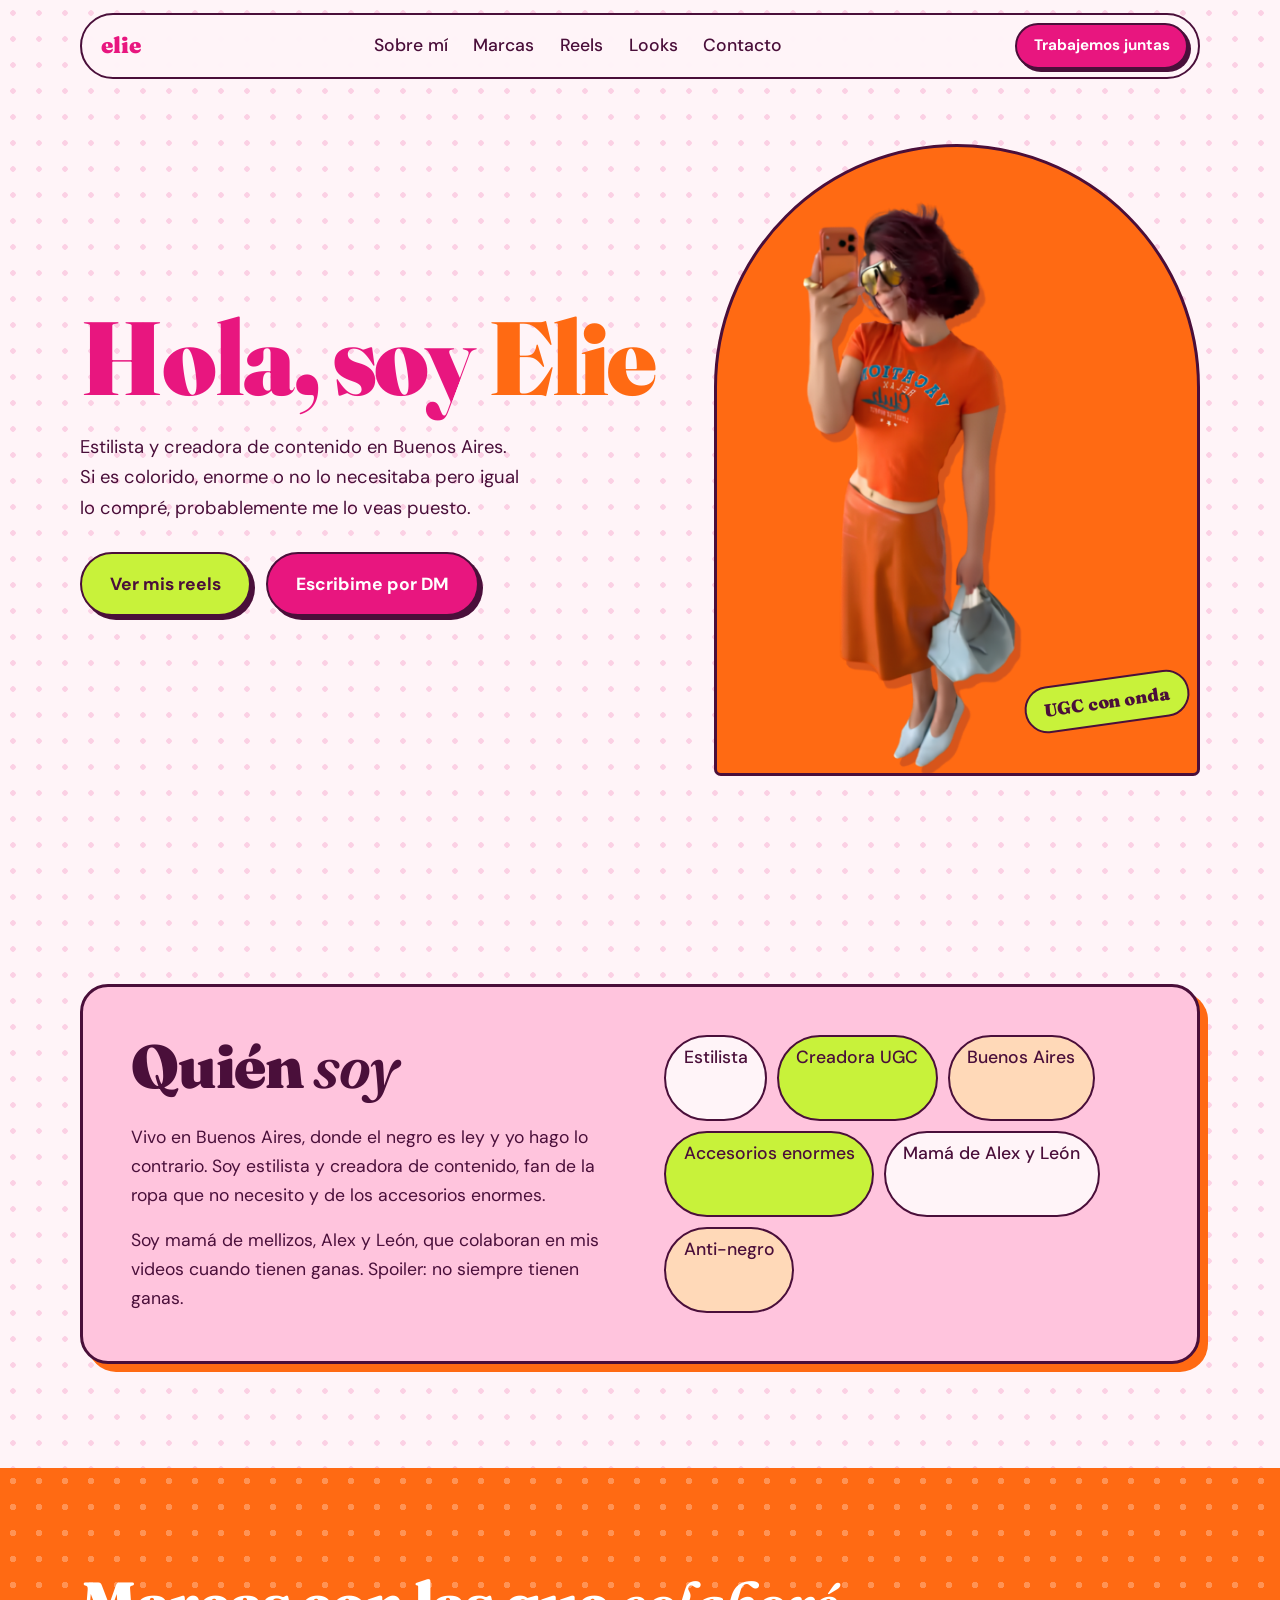
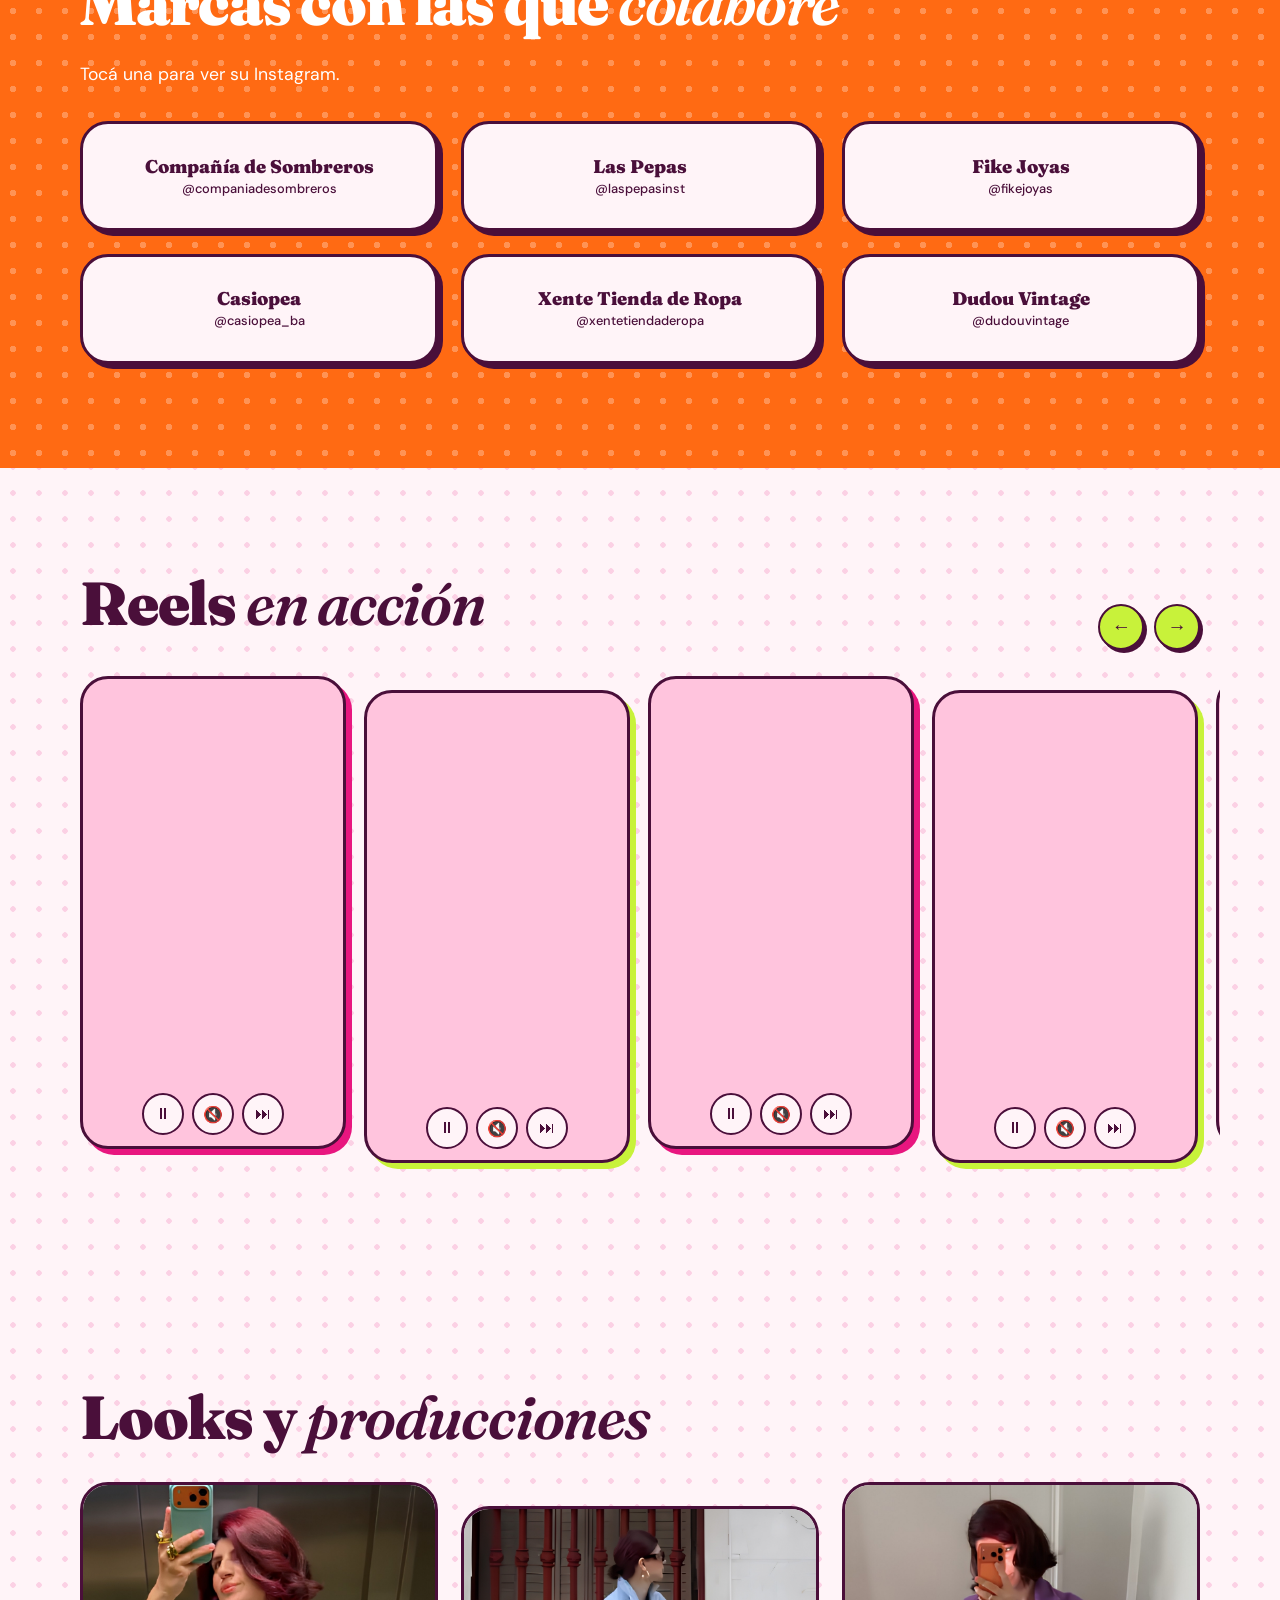
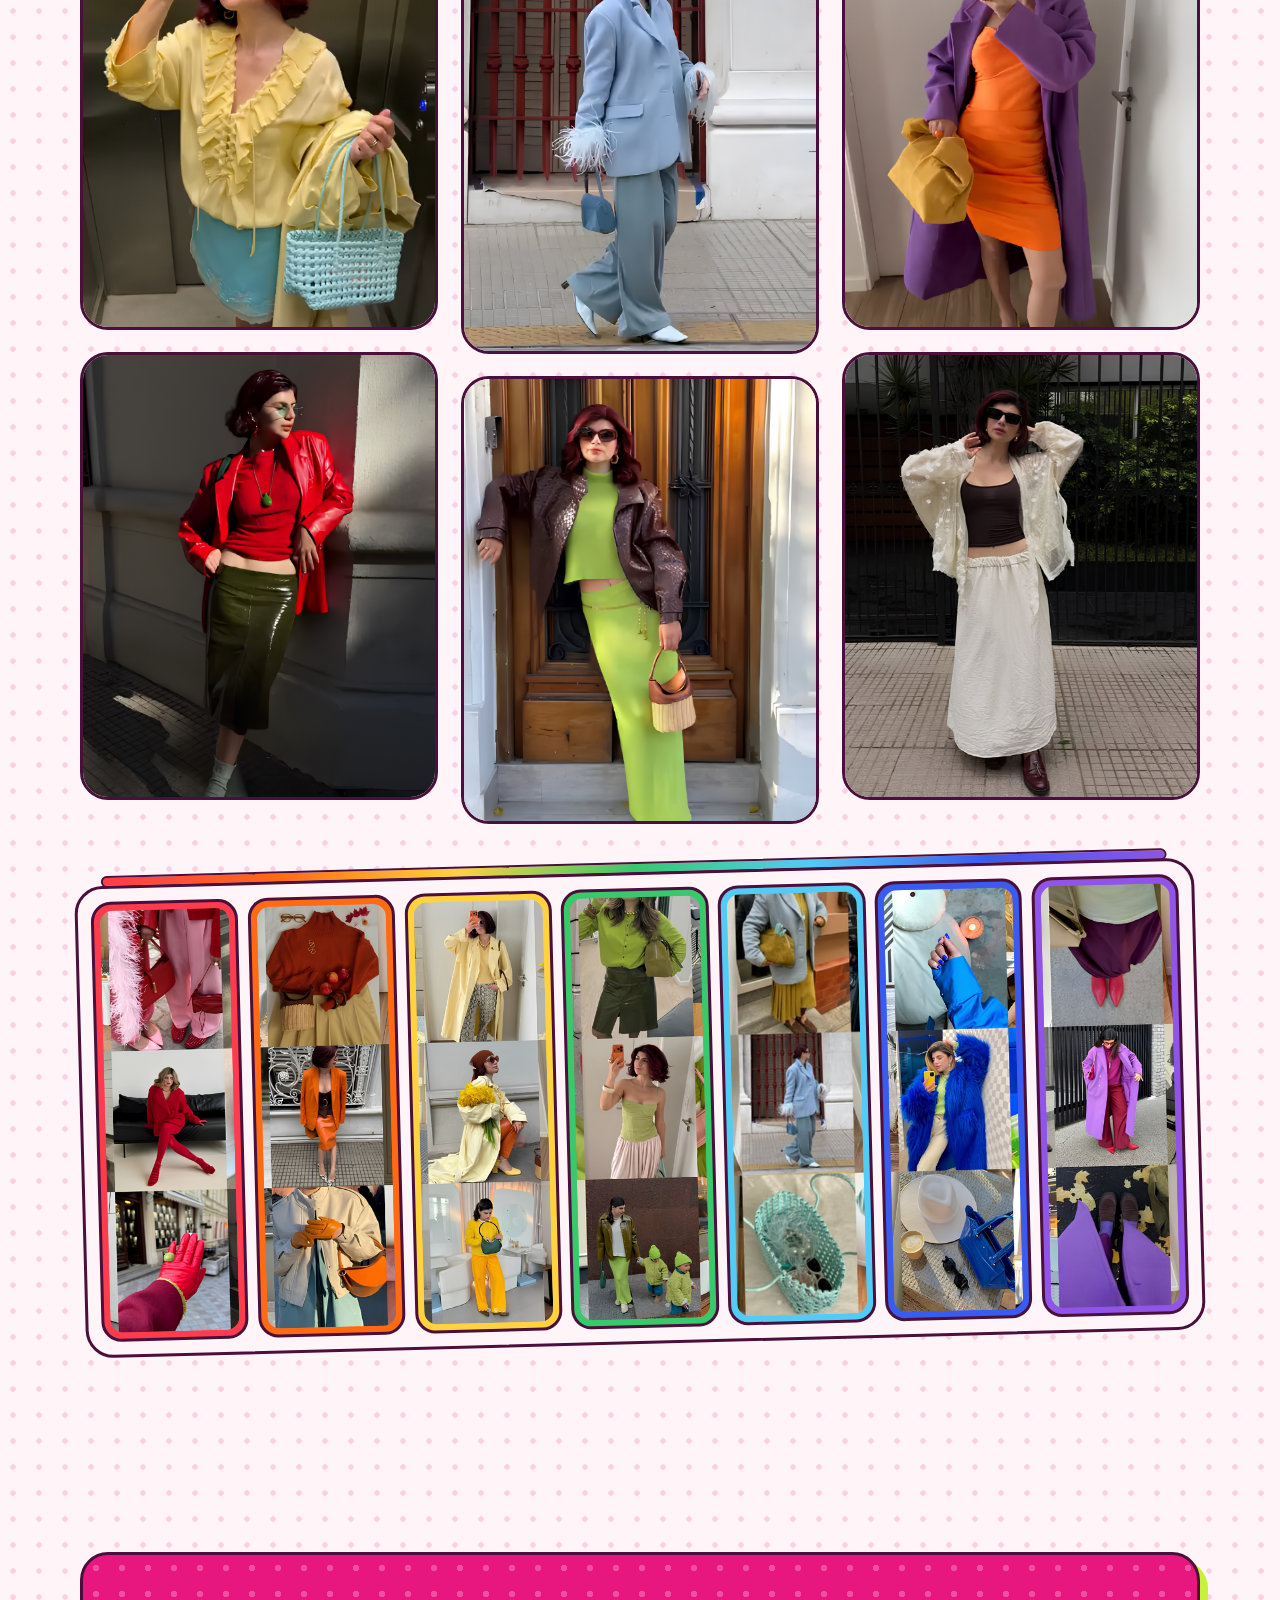
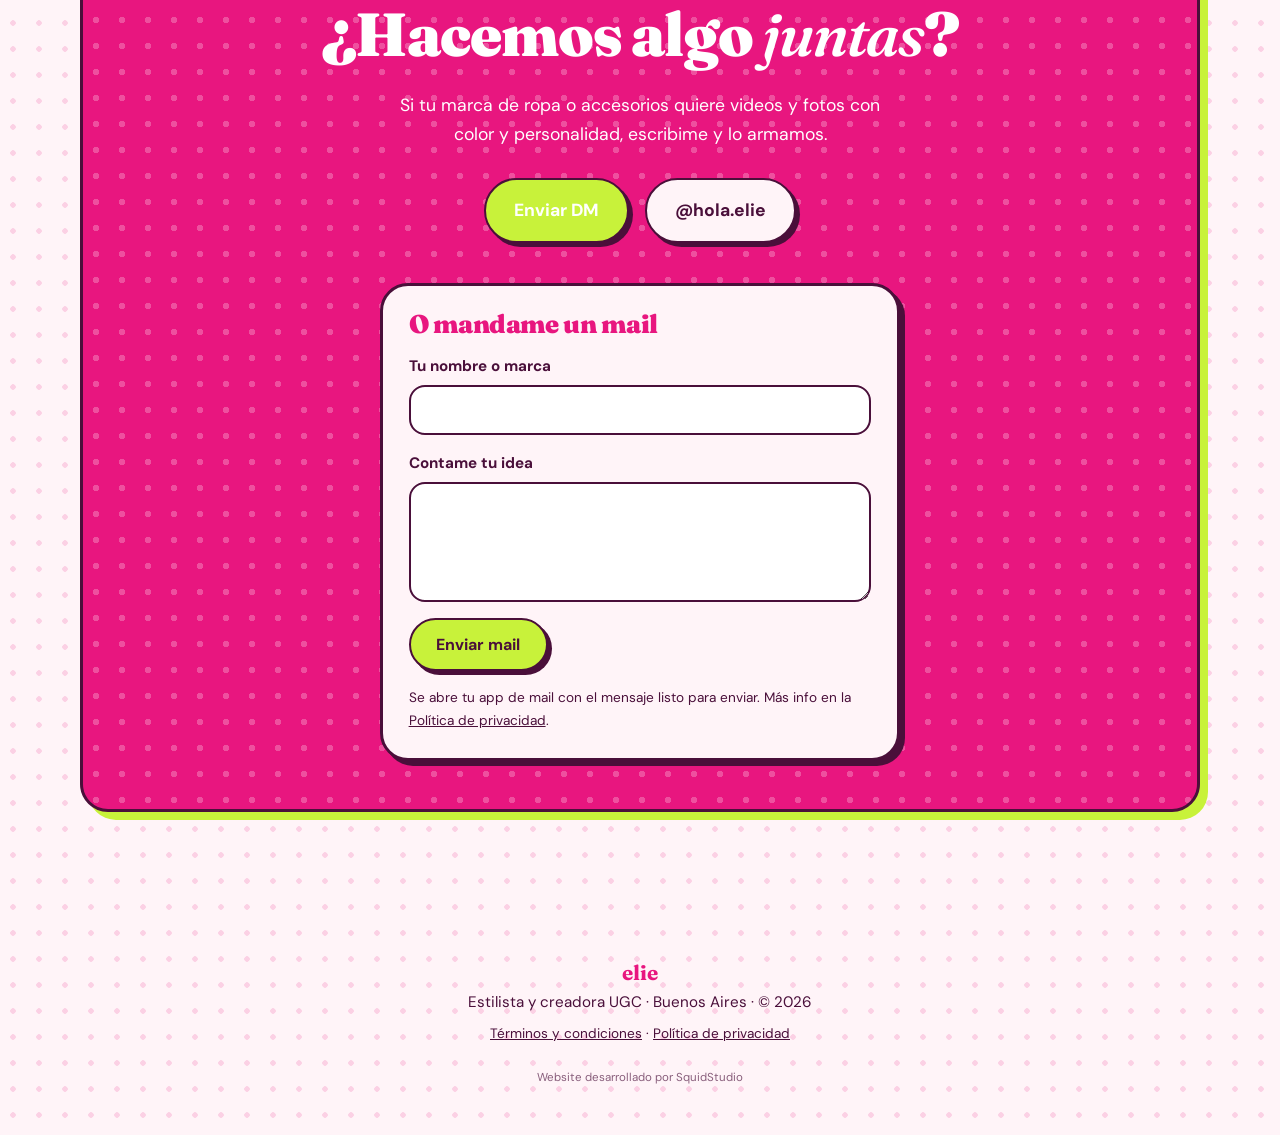
<file: index.html>
<!DOCTYPE html>
<html lang="es">
<head>
<meta charset="utf-8">
<meta name="viewport" content="width=device-width, initial-scale=1, viewport-fit=cover">
<title>Elie · Estilista y creadora de contenido UGC · Buenos Aires</title>
<meta name="description" content="Portfolio UGC de Elie: estilista y creadora de contenido en Buenos Aires. Reels y fotos para marcas de indumentaria y accesorios.">

<!-- Tipografías: Fraunces (serif editorial con carácter) + DM Sans (legible en celular) -->
<link rel="preconnect" href="https://fonts.googleapis.com">
<link rel="preconnect" href="https://fonts.gstatic.com" crossorigin>
<link href="https://fonts.googleapis.com/css2?family=DM+Sans:wght@400;500;700&family=Fraunces:ital,opsz,wght@0,9..144,600;0,9..144,900;1,9..144,600&display=swap" rel="stylesheet">

<style>
/* ============ 1. VARIABLES (paleta sin negro) ============ */
:root{
  --naranja:#FF6A13;
  --fucsia:#E8167F;
  --lima:#C8F23A;
  --rosa:#FFC4DD;
  --durazno:#FFD9B8;
  --fondo:#FFF4F8;        /* rosa muy claro */
  --tinta:#4A0F3A;        /* ciruela profundo: reemplaza al negro */
  --serif:'Fraunces',Georgia,serif;
  --sans:'DM Sans',system-ui,sans-serif;
  --radio:28px;
  --max:1120px;
}

/* ============ 2. BASE ============ */
*,*::before,*::after{box-sizing:border-box;margin:0}
html{scroll-behavior:smooth;scroll-padding-top:90px}
body{
  font-family:var(--sans);font-size:1.05rem;line-height:1.65;color:var(--tinta);
  background-color:var(--fondo);
  /* Polka dots sutiles en todo el sitio */
  background-image:radial-gradient(rgba(232,22,127,.16) 2.5px,transparent 3px);
  background-size:26px 26px;
  overflow-x:hidden;
}
img,video{display:block;max-width:100%}
a{color:inherit}
h1,h2,h3{font-family:var(--serif);line-height:1.05;font-weight:900;letter-spacing:-.02em}
h2{font-size:clamp(2.2rem,7vw,3.8rem);margin-bottom:.4em}
em{font-style:italic;font-weight:600}
:focus-visible{outline:3px solid var(--fucsia);outline-offset:3px}
.wrap{width:min(100% - 2.5rem,var(--max));margin-inline:auto}
section{padding:4.5rem 0}

/* Botones */
.btn{
  display:inline-block;text-decoration:none;font-weight:700;
  padding:.9em 1.6em;border-radius:999px;border:2.5px solid var(--tinta);
  background:var(--lima);box-shadow:4px 4px 0 var(--tinta);
  transition:transform .15s,box-shadow .15s;
}
.btn:hover{transform:translate(2px,2px);box-shadow:2px 2px 0 var(--tinta)}
.btn.fucsia{background:var(--fucsia);color:#fff}

/* ============ 3. HEADER FLOTANTE ============ */
header{position:fixed;inset:0 0 auto 0;z-index:50;padding:.8rem 1rem;pointer-events:none}
.nav{
  pointer-events:auto;max-width:var(--max);margin-inline:auto;
  display:flex;align-items:center;justify-content:space-between;gap:1rem;
  background:rgba(255,244,248,.97);
  border:2.5px solid var(--tinta);border-radius:999px;padding:.5rem .6rem .5rem 1.2rem;
}
.logo{font-family:var(--serif);font-weight:900;font-size:1.4rem;text-decoration:none;color:var(--fucsia)}
.nav ul{display:none;list-style:none;padding:0;gap:1.6rem}
.nav ul a{text-decoration:none;font-weight:500}
.nav ul a:hover{color:var(--fucsia)}
.nav .btn{padding:.55em 1.1em;font-size:.95rem;box-shadow:3px 3px 0 var(--tinta)}
/* Menú móvil: se abre con el botón ☰ */
.burger{display:inline-grid;place-items:center;width:42px;height:42px;border-radius:50%;
  border:2.5px solid var(--tinta);background:var(--rosa);font-size:1.2rem;cursor:pointer;color:var(--tinta)}
.nav-actions{display:flex;gap:.5rem;align-items:center}
.nav.abierto ul{
  display:flex;flex-direction:column;position:absolute;left:1rem;right:1rem;top:4.6rem;
  background:var(--fondo);border:2.5px solid var(--tinta);border-radius:var(--radio);padding:1.2rem 1.5rem;gap:1rem;
}

/* ============ 4. HERO ============ */
.hero{padding-top:7rem;overflow:hidden}
.hero .wrap{display:grid;gap:2.5rem;align-items:center}
.hero h1{font-size:clamp(3rem,13vw,6.5rem);color:var(--fucsia)}
.hero h1 span{color:var(--naranja)}
.hero p{max-width:34ch;margin:1.2rem 0 1.8rem;font-size:1.15rem}
.hero .acciones{display:flex;flex-wrap:wrap;gap:.9rem}
.foto-hero{position:relative;justify-self:center;width:min(100%,520px);aspect-ratio:4/5.2}
.foto-hero::before{ /* panel naranja grande (arco) */
  content:"";position:absolute;inset:0;background:var(--naranja);
  border:3px solid var(--tinta);border-radius:999px 999px var(--radio) var(--radio);
}
.foto-hero img{ /* foto grande: ocupa todo el naranja y sobresale un poco */
  position:absolute;z-index:1;left:-9%;bottom:0;width:118%;height:112%;
  object-fit:contain;object-position:bottom center;
  filter:drop-shadow(6px 8px 0 rgba(74,15,58,.22));
}
.sticker{
  position:absolute;z-index:2;right:2%;bottom:8%;background:var(--lima);
  border:2.5px solid var(--tinta);border-radius:999px;padding:.4em 1em;
  font-family:var(--serif);font-weight:900;transform:rotate(-8deg);
}

/* ============ 5. SOBRE MÍ ============ */
.sobre .caja{
  background:var(--rosa);border:3px solid var(--tinta);border-radius:var(--radio);
  padding:2rem 1.5rem;display:grid;gap:1.5rem;box-shadow:8px 8px 0 var(--naranja);
}
.sobre ul{list-style:none;padding:0;display:flex;flex-wrap:wrap;gap:.6rem}
.sobre li{background:var(--fondo);border:2px solid var(--tinta);border-radius:999px;padding:.35em 1em;font-weight:500}
.sobre li:nth-child(2n){background:var(--lima)}
.sobre li:nth-child(3n){background:var(--durazno)}

/* ============ 6. MARCAS ============ */
.marcas{background:var(--naranja);color:#fff;
  background-image:radial-gradient(rgba(255,255,255,.28) 3px,transparent 3.5px);background-size:26px 26px}
.marcas h2{color:#fff}
.grid-marcas{display:grid;grid-template-columns:repeat(2,1fr);gap:1rem;margin-top:2rem}
.marca{
  display:grid;place-items:center;text-align:center;min-height:110px;padding:1rem;
  background:var(--fondo);color:var(--tinta);text-decoration:none;
  font-family:var(--serif);font-weight:900;font-size:1.15rem;line-height:1.15;
  border:3px solid var(--tinta);border-radius:var(--radio);box-shadow:5px 5px 0 var(--tinta);
  transition:transform .2s,background .2s;
}
.marca small{display:block;font-family:var(--sans);font-weight:500;font-size:.8rem;margin-top:.3rem}
.marca:hover{background:var(--lima);transform:rotate(-2deg) translateY(-3px)}

/* ============ 7. REELS (carrusel con controles) ============ */
.reels-cab{display:flex;justify-content:space-between;align-items:flex-end;gap:1rem}
.flechas{display:flex;gap:.6rem;margin-bottom:.6rem}
.flecha{width:46px;height:46px;border-radius:50%;border:2.5px solid var(--tinta);background:var(--lima);
  box-shadow:3px 3px 0 var(--tinta);font-size:1.2rem;cursor:pointer;color:var(--tinta)}
.flecha:active{transform:translate(2px,2px);box-shadow:1px 1px 0 var(--tinta)}
.reels{display:flex;gap:1.1rem;overflow-x:auto;scroll-snap-type:x mandatory;
  padding:1rem 1.25rem 1.8rem;margin-inline:-1.25rem;scrollbar-width:none}
.reels::-webkit-scrollbar{display:none}
.reel{
  position:relative;flex:0 0 68%;scroll-snap-align:center;aspect-ratio:9/16;overflow:hidden;
  border:3px solid var(--tinta);border-radius:var(--radio);background:var(--rosa);
  box-shadow:6px 6px 0 var(--fucsia);
}
.reel:nth-child(even){box-shadow:6px 6px 0 var(--lima)}
.reel video{width:100%;height:100%;object-fit:cover}
/* Botones de cada reel: pausa, sonido, siguiente (los crea el JS) */
.ctrl{position:absolute;left:0;right:0;bottom:.7rem;display:flex;justify-content:center;gap:.5rem}
.ctrl button{width:42px;height:42px;border-radius:50%;border:2.5px solid var(--tinta);
  background:var(--fondo);font-size:1rem;cursor:pointer;color:var(--tinta)}
.ctrl button:hover{background:var(--lima)}
.pista{font-size:.9rem;font-weight:500}

/* ============ 8. FOTOS / LOOKS ============ */
.grid-fotos{display:grid;grid-template-columns:repeat(2,1fr);gap:.9rem;margin-top:2rem}
.foto{
  overflow:hidden;border:3px solid var(--tinta);border-radius:var(--radio);
  aspect-ratio:4/5;background:var(--durazno);
}
.foto:nth-child(3n+1){background:var(--rosa)}
.foto:nth-child(3n+2){background:var(--lima)}
.foto img{width:100%;height:100%;object-fit:cover;transition:transform .5s ease}
.foto:hover img{transform:scale(1.07) rotate(1.5deg)} /* zoom + giro leve */

/* ============ 8b. TIRA ARCOÍRIS ============ */
.tira{
  position:relative;margin-top:4.5rem;transform:rotate(-1.5deg);padding:.8rem;
  background:var(--fondo);border:3px solid var(--tinta);border-radius:var(--radio);
}
.tira::before{ /* franja de arcoíris que la marca como pieza aparte */
  content:"";position:absolute;left:1.5rem;right:1.5rem;top:-13px;height:12px;border-radius:99px;
  border:2.5px solid var(--tinta);
  background:linear-gradient(90deg,#FF3B4E,#FF6A13,#FFD23F,#37C96B,#52CCF5,#3A5BEF,#9054E8);
}
.arco{display:flex;gap:.6rem;overflow-x:auto;scroll-snap-type:x mandatory;scrollbar-width:none}
.arco::-webkit-scrollbar{display:none}
.arco figure{flex:0 0 42%;scroll-snap-align:start;aspect-ratio:3/4.4;padding:6px;background:var(--c);
  border:3px solid var(--tinta);border-radius:20px;overflow:hidden}
.arco img{width:100%;height:100%;object-fit:cover;border-radius:13px;background:var(--fondo)}

/* ============ 9. CONTACTO ============ */
.contacto .caja{
  text-align:center;background:var(--fucsia);color:#fff;border:3px solid var(--tinta);
  border-radius:var(--radio);padding:3rem 1.5rem;box-shadow:8px 8px 0 var(--lima);
  background-image:radial-gradient(rgba(255,255,255,.25) 3px,transparent 3.5px);background-size:26px 26px;
}
.contacto p{max-width:42ch;margin:0 auto 1.8rem}
.contacto .acciones{display:flex;flex-wrap:wrap;gap:1rem;justify-content:center}
.contacto .btn.claro{background:var(--fondo);color:var(--tinta)}

/* Formulario de mail */
.mail{margin:2.5rem auto 0;max-width:520px;text-align:left;display:grid;gap:1rem;
  background:var(--fondo);color:var(--tinta);border:3px solid var(--tinta);
  border-radius:var(--radio);padding:1.6rem;box-shadow:5px 5px 0 var(--tinta)}
.mail h3{font-size:1.6rem;color:var(--fucsia)}
.mail label{display:grid;gap:.35rem;font-weight:700;font-size:.95rem}
.mail input,.mail textarea{font:inherit;font-weight:400;color:var(--tinta);background:#fff;
  border:2.5px solid var(--tinta);border-radius:16px;padding:.7em 1em;width:100%}
.mail textarea{min-height:120px;resize:vertical}
.mail button.btn{justify-self:start;cursor:pointer;font-family:var(--sans);font-size:1rem;color:var(--tinta)}
.mail small{font-size:.85rem}

/* ============ 10. FOOTER ============ */
footer{padding:2.5rem 0 3rem;text-align:center;font-size:.95rem}
.legales{font-size:.85rem;margin-top:.5rem}
.legales a{color:inherit}
.credito{display:block;margin-top:1.4rem;font-size:.72rem;opacity:.65;text-decoration:none}
.credito:hover{opacity:1;color:var(--fucsia)}
footer strong{font-family:var(--serif);font-size:1.3rem;color:var(--fucsia)}

/* ============ 11. ESCRITORIO ============ */
@media (min-width:820px){
  body{font-size:1.1rem}
  section{padding:6.5rem 0}
  .burger{display:none}
  .nav ul{display:flex}
  .hero{padding-top:9rem}
  .hero .wrap{grid-template-columns:1.1fr .9fr}
  .sobre .caja{grid-template-columns:1fr 1fr;padding:3rem;gap:3rem}
  .grid-marcas{grid-template-columns:repeat(3,1fr);gap:1.4rem}
  .reel{flex:0 0 calc(25% - .85rem)}
  .reel:nth-child(even){transform:translateY(14px)}
  .pista{display:none}
  .grid-fotos{grid-template-columns:repeat(3,1fr);gap:1.4rem}
  .foto:nth-child(3n+2){transform:translateY(24px)}
  /* Tira arcoíris: las 7 a la vista, la que tocás se agranda */
  .arco{overflow:visible}
  .arco figure{flex:1 1 0;aspect-ratio:auto;height:440px;transition:flex-grow .5s ease}
  .arco figure:hover{flex-grow:2.6}
}

/* Respeto a quienes prefieren menos movimiento */
@media (prefers-reduced-motion:reduce){
  *{transition:none!important;scroll-behavior:auto!important}
}
</style>
</head>

<body>

<!-- ============ HEADER / NAVEGACIÓN ============ -->
<header>
  <nav class="nav" id="nav" aria-label="Principal">
    <a href="#inicio" class="logo">elie</a>
    <ul id="menu">
      <li><a href="#sobre-mi">Sobre mí</a></li>
      <li><a href="#marcas">Marcas</a></li>
      <li><a href="#reels">Reels</a></li>
      <li><a href="#looks">Looks</a></li>
      <li><a href="#contacto">Contacto</a></li>
    </ul>
    <div class="nav-actions">
      <a class="btn fucsia" href="#contacto">Trabajemos juntas</a>
      <button class="burger" id="burger" aria-label="Abrir menú" aria-expanded="false" aria-controls="menu">☰</button>
    </div>
  </nav>
</header>

<main id="inicio">

  <!-- ============ HERO ============ -->
  <section class="hero">
    <div class="wrap">
      <div>
        <h1>Hola, soy <span>Elie</span></h1>
        <p>Estilista y creadora de contenido en Buenos Aires. Si es colorido, enorme o no lo necesitaba pero igual lo compré, probablemente me lo veas puesto.</p>
        <div class="acciones">
          <a class="btn" href="#reels">Ver mis reels</a>
          <a class="btn fucsia" href="https://ig.me/m/hola.elie" target="_blank" rel="noopener">Escribime por DM</a>
        </div>
      </div>
      <div class="foto-hero">
        <img src="foto_portada.png" alt="Elie, de cuerpo entero, vestida de naranja" width="840" height="1120">
        <span class="sticker">UGC con onda</span>
      </div>
    </div>
  </section>

  <!-- ============ SOBRE MÍ ============ -->
  <section class="sobre" id="sobre-mi">
    <div class="wrap">
      <div class="caja">
        <div>
          <h2>Quién <em>soy</em></h2>
          <p>Vivo en Buenos Aires, donde el negro es ley y yo hago lo contrario. Soy estilista y creadora de contenido, fan de la ropa que no necesito y de los accesorios enormes.</p>
          <p style="margin-top:1rem">Soy mamá de mellizos, Alex y León, que colaboran en mis videos cuando tienen ganas. Spoiler: no siempre tienen ganas.</p>
        </div>
        <ul aria-label="Lo que me define">
          <li>Estilista</li><li>Creadora UGC</li><li>Buenos Aires</li>
          <li>Accesorios enormes</li><li>Mamá de Alex y León</li><li>Anti-negro</li>
        </ul>
      </div>
    </div>
  </section>

  <!-- ============ MARCAS ============ -->
  <section class="marcas" id="marcas">
    <div class="wrap">
      <h2>Marcas con las que <em>colaboré</em></h2>
      <p>Tocá una para ver su Instagram.</p>
      <div class="grid-marcas">
        <a class="marca" href="https://www.instagram.com/companiadesombreros" target="_blank" rel="noopener"><span>Compañía de Sombreros<small>@companiadesombreros</small></span></a>
        <a class="marca" href="https://www.instagram.com/laspepasinst" target="_blank" rel="noopener"><span>Las Pepas<small>@laspepasinst</small></span></a>
        <a class="marca" href="https://www.instagram.com/fikejoyas" target="_blank" rel="noopener"><span>Fike Joyas<small>@fikejoyas</small></span></a>
        <a class="marca" href="https://www.instagram.com/casiopea_ba" target="_blank" rel="noopener"><span>Casiopea<small>@casiopea_ba</small></span></a>
        <a class="marca" href="https://www.instagram.com/xentetiendaderopa" target="_blank" rel="noopener"><span>Xente Tienda de Ropa<small>@xentetiendaderopa</small></span></a>
        <a class="marca" href="https://www.instagram.com/dudouvintage" target="_blank" rel="noopener"><span>Dudou Vintage<small>@dudouvintage</small></span></a>
      </div>
    </div>
  </section>

  <!-- ============ REELS (video vertical, en loop) ============ -->
  <section id="reels">
    <div class="wrap">
      <div class="reels-cab">
        <h2>Reels <em>en acción</em></h2>
        <div class="flechas">
          <button class="flecha" id="prev" type="button" aria-label="Reels anteriores">←</button>
          <button class="flecha" id="next" type="button" aria-label="Reels siguientes">→</button>
        </div>
      </div>
      <p class="pista">Deslizá para ver más. Tocá los botones para pausar o activar el sonido.</p>
      <!-- Los botones de cada reel los agrega el JS. Para sumar videos, copiá un bloque .reel -->
      <div class="reels" id="reels-track">
        <div class="reel"><video data-src="video_1.mp4" muted loop playsinline preload="none" disablepictureinpicture aria-label="Reel 1"></video></div>
        <div class="reel"><video data-src="video_2.mp4" muted loop playsinline preload="none" disablepictureinpicture aria-label="Reel 2"></video></div>
        <div class="reel"><video data-src="video_3.mp4" muted loop playsinline preload="none" disablepictureinpicture aria-label="Reel 3"></video></div>
        <div class="reel"><video data-src="video_4.mp4" muted loop playsinline preload="none" disablepictureinpicture aria-label="Reel 4"></video></div>
        <div class="reel"><video data-src="video_5.mp4" muted loop playsinline preload="none" disablepictureinpicture aria-label="Reel 5"></video></div>
        <div class="reel"><video data-src="video_6.mp4" muted loop playsinline preload="none" disablepictureinpicture aria-label="Reel 6"></video></div>
        <div class="reel"><video data-src="video_7.mp4" muted loop playsinline preload="none" disablepictureinpicture aria-label="Reel 7"></video></div>
        <div class="reel"><video data-src="video_8.mp4" muted loop playsinline preload="none" disablepictureinpicture aria-label="Reel 8"></video></div>
        <div class="reel"><video data-src="video_9.mp4" muted loop playsinline preload="none" disablepictureinpicture aria-label="Reel 9"></video></div>
        <div class="reel"><video data-src="video_10.mp4" muted loop playsinline preload="none" disablepictureinpicture aria-label="Reel 10"></video></div>
      </div>
    </div>
  </section>

  <!-- ============ LOOKS Y PRODUCCIONES ============ -->
  <section id="looks">
    <div class="wrap">
      <h2>Looks y <em>producciones</em></h2>
      <div class="grid-fotos">
        <!-- Para sumar más fotos, copiá un bloque .foto y cambiá el nombre del archivo -->
        <figure class="foto"><img src="foto_1.jpg" alt="Look 1" loading="lazy"></figure>
        <figure class="foto"><img src="foto_2.jpg" alt="Look 2" loading="lazy"></figure>
        <figure class="foto"><img src="foto_3.jpg" alt="Look 3" loading="lazy"></figure>
        <figure class="foto"><img src="foto_4.jpg" alt="Look 4" loading="lazy"></figure>
        <figure class="foto"><img src="foto_5.jpg" alt="Look 5" loading="lazy"></figure>
        <figure class="foto"><img src="foto_6.jpg" alt="Look 6" loading="lazy"></figure>
      </div>

        <!-- Tira arcoíris: foto_rojo.jpg, foto_naranja.jpg, foto_amarillo.jpg, foto_verde.jpg, foto_celeste.jpg, foto_azul.jpg, foto_violeta.jpg -->
        <div class="tira" role="group" aria-label="Fotos de colores">
          <div class="arco">
            <figure style="--c:#FF3B4E"><img src="foto_rojo.jpg" alt="Foto roja" loading="lazy"></figure>
            <figure style="--c:#FF6A13"><img src="foto_naranja.jpg" alt="Foto naranja" loading="lazy"></figure>
            <figure style="--c:#FFD23F"><img src="foto_amarillo.jpg" alt="Foto amarilla" loading="lazy"></figure>
            <figure style="--c:#37C96B"><img src="foto_verde.jpg" alt="Foto verde" loading="lazy"></figure>
            <figure style="--c:#52CCF5"><img src="foto_celeste.jpg" alt="Foto celeste" loading="lazy"></figure>
            <figure style="--c:#3A5BEF"><img src="foto_azul.jpg" alt="Foto azul" loading="lazy"></figure>
            <figure style="--c:#9054E8"><img src="foto_violeta.jpg" alt="Foto violeta" loading="lazy"></figure>
          </div>
        </div>
    </div>
  </section>

  <!-- ============ CONTACTO ============ -->
  <section class="contacto" id="contacto">
    <div class="wrap">
      <div class="caja">
        <h2>¿Hacemos algo <em>juntas</em>?</h2>
        <p>Si tu marca de ropa o accesorios quiere videos y fotos con color y personalidad, escribime y lo armamos.</p>
        <div class="acciones">
          <a class="btn" href="https://ig.me/m/hola.elie" target="_blank" rel="noopener">Enviar DM</a>
          <a class="btn claro" href="https://www.instagram.com/hola.elie" target="_blank" rel="noopener">@hola.elie</a>
        </div>

        <!-- La dirección de mail no aparece escrita: el JS la arma recién al enviar -->
        <form class="mail" id="form-mail">
          <h3>O mandame un mail</h3>
          <label>Tu nombre o marca
            <input type="text" name="marca" autocomplete="organization" required>
          </label>
          <label>Contame tu idea
            <textarea name="mensaje" required></textarea>
          </label>
          <button class="btn" type="submit">Enviar mail</button>
          <small>Se abre tu app de mail con el mensaje listo para enviar. Más info en la <a href="privacidad.html">Política de privacidad</a>.</small>
        </form>
      </div>
    </div>
  </section>

</main>

<!-- ============ FOOTER ============ -->
<footer>
  <div class="wrap">
    <strong>elie</strong>
    <p>Estilista y creadora UGC · Buenos Aires · © <span id="anio">2026</span></p>
    <p class="legales"><a href="terminos.html">Términos y condiciones</a> · <a href="privacidad.html">Política de privacidad</a></p>
    <a class="credito" href="https://www.instagram.com/squid.designstudio/" target="_blank" rel="noopener">Website desarrollado por SquidStudio</a>
  </div>
</footer>

<script>
  // Menú móvil
  const nav = document.getElementById('nav');
  const burger = document.getElementById('burger');
  burger.addEventListener('click', () => {
    const abierto = nav.classList.toggle('abierto');
    burger.setAttribute('aria-expanded', abierto);
  });
  // Cierra el menú al elegir una sección
  document.querySelectorAll('#menu a').forEach(a => a.addEventListener('click', () => {
    nav.classList.remove('abierto'); burger.setAttribute('aria-expanded', false);
  }));
  // Año automático en el footer
  document.getElementById('anio').textContent = new Date().getFullYear();
  // Fotos: si una no carga, prueba con otras extensiones (png, jpg, jpeg, webp, mayúsculas)
  // y si no existe ninguna, queda el recuadro de color. Revisá que el nombre sea exacto.
  const exts = ['png','jpg','jpeg','webp','PNG','JPG','JPEG'];
  document.querySelectorAll('.foto img, .tira img, .foto-hero img').forEach(img => {
    const src = img.getAttribute('src');
    const base = src.replace(/\.[^.]+$/, '');
    const probar = exts.filter(e => e !== src.split('.').pop());
    let i = 0;
    img.addEventListener('error', () => {
      if (i < probar.length) { img.src = base + '.' + probar[i++]; } else { img.style.opacity = 0; }
    });
  });

  // ===== Carrusel de reels =====
  const pista = document.getElementById('reels-track');
  const reels = [...pista.querySelectorAll('.reel')];

  function silenciar(r, mudo) {
    r.querySelector('video').muted = mudo;
    const b = r.querySelector('.b-mute');
    b.textContent = mudo ? '🔇' : '🔊';
    b.setAttribute('aria-label', mudo ? 'Activar sonido' : 'Quitar sonido');
  }

  reels.forEach(r => {
    const v = r.querySelector('video');
    const c = document.createElement('div');
    c.className = 'ctrl';
    c.innerHTML = '<button type="button" class="b-play" aria-label="Pausar">⏸</button>' +
                  '<button type="button" class="b-mute" aria-label="Activar sonido">🔇</button>' +
                  '<button type="button" class="b-next" aria-label="Siguiente reel">⏭</button>';
    r.appendChild(c);
    const play = c.querySelector('.b-play');

    play.onclick = () => {
      if (v.paused) { v.dataset.manual = ''; cargar(v); v.play().catch(() => {}); } else { v.dataset.manual = '1'; v.pause(); }
    };
    v.addEventListener('play',  () => { play.textContent = '⏸'; play.setAttribute('aria-label','Pausar'); });
    v.addEventListener('pause', () => { play.textContent = '▶'; play.setAttribute('aria-label','Reproducir'); });

    // Sonido: solo un reel con sonido a la vez
    c.querySelector('.b-mute').onclick = () => {
      const activar = v.muted;
      reels.forEach(o => silenciar(o, true));
      if (activar) silenciar(r, false);
    };
    // Siguiente: pasa al próximo reel (el último vuelve al primero)
    c.querySelector('.b-next').onclick = () => {
      (r.nextElementSibling || reels[0]).scrollIntoView({behavior:'smooth', inline:'center', block:'nearest'});
    };
  });

  // Carga perezosa: solo los reels cercanos tienen el video cargado.
  // Los lejanos se descargan para liberar memoria y que nada se trabe.
  function cargar(v)    { if (!v.getAttribute('src')) { v.src = v.dataset.src; v.load(); } }
  function descargar(v) { if (v.getAttribute('src')) { v.pause(); v.removeAttribute('src'); v.load(); } }
  const cerca = new IntersectionObserver(es => {
    es.forEach(e => { const v = e.target.querySelector('video'); e.isIntersecting ? cargar(v) : descargar(v); });
  }, {root: pista, rootMargin: '0px 450px 0px 450px'});
  reels.forEach(r => cerca.observe(r));

  // Reproducción: solo los reels visibles, y todo en pausa si la sección o la pestaña no se ven
  const visibles = new Set();
  let enPantalla = true;
  const reanudar   = () => visibles.forEach(v => { if (!v.dataset.manual) v.play().catch(() => {}); });
  const pausarTodos = () => reels.forEach(r => r.querySelector('video').pause());
  const obs = new IntersectionObserver(es => {
    es.forEach(e => {
      const v = e.target.querySelector('video');
      if (e.isIntersecting) { cargar(v); visibles.add(v); if (enPantalla && !v.dataset.manual) v.play().catch(() => {}); }
      else { visibles.delete(v); v.pause(); silenciar(e.target, true); }
    });
  }, {root: pista, threshold: 0.6});
  reels.forEach(r => obs.observe(r));
  new IntersectionObserver(([e]) => { enPantalla = e.isIntersecting; enPantalla ? reanudar() : pausarTodos(); }).observe(pista);
  document.addEventListener('visibilitychange', () => document.hidden ? pausarTodos() : (enPantalla && reanudar()));

  // Flechas del encabezado
  const paso = () => reels[0].offsetWidth + 18;
  document.getElementById('prev').onclick = () => pista.scrollBy({left: -paso(), behavior:'smooth'});
  document.getElementById('next').onclick = () => pista.scrollBy({left:  paso(), behavior:'smooth'});

  // Mail directo: la dirección se arma al enviar, no está escrita en el HTML
  document.getElementById('form-mail').addEventListener('submit', e => {
    e.preventDefault();
    const f = e.target;
    const para = ['ellinaazn', 'gmail.com'].join('@');
    const asunto = 'Colaboración UGC con ' + f.marca.value.trim();
    const cuerpo = f.mensaje.value.trim() + '\n\n' + f.marca.value.trim();
    location.href = 'mailto:' + para + '?subject=' + encodeURIComponent(asunto) + '&body=' + encodeURIComponent(cuerpo);
  });
</script>
</body>
</html>
</file>
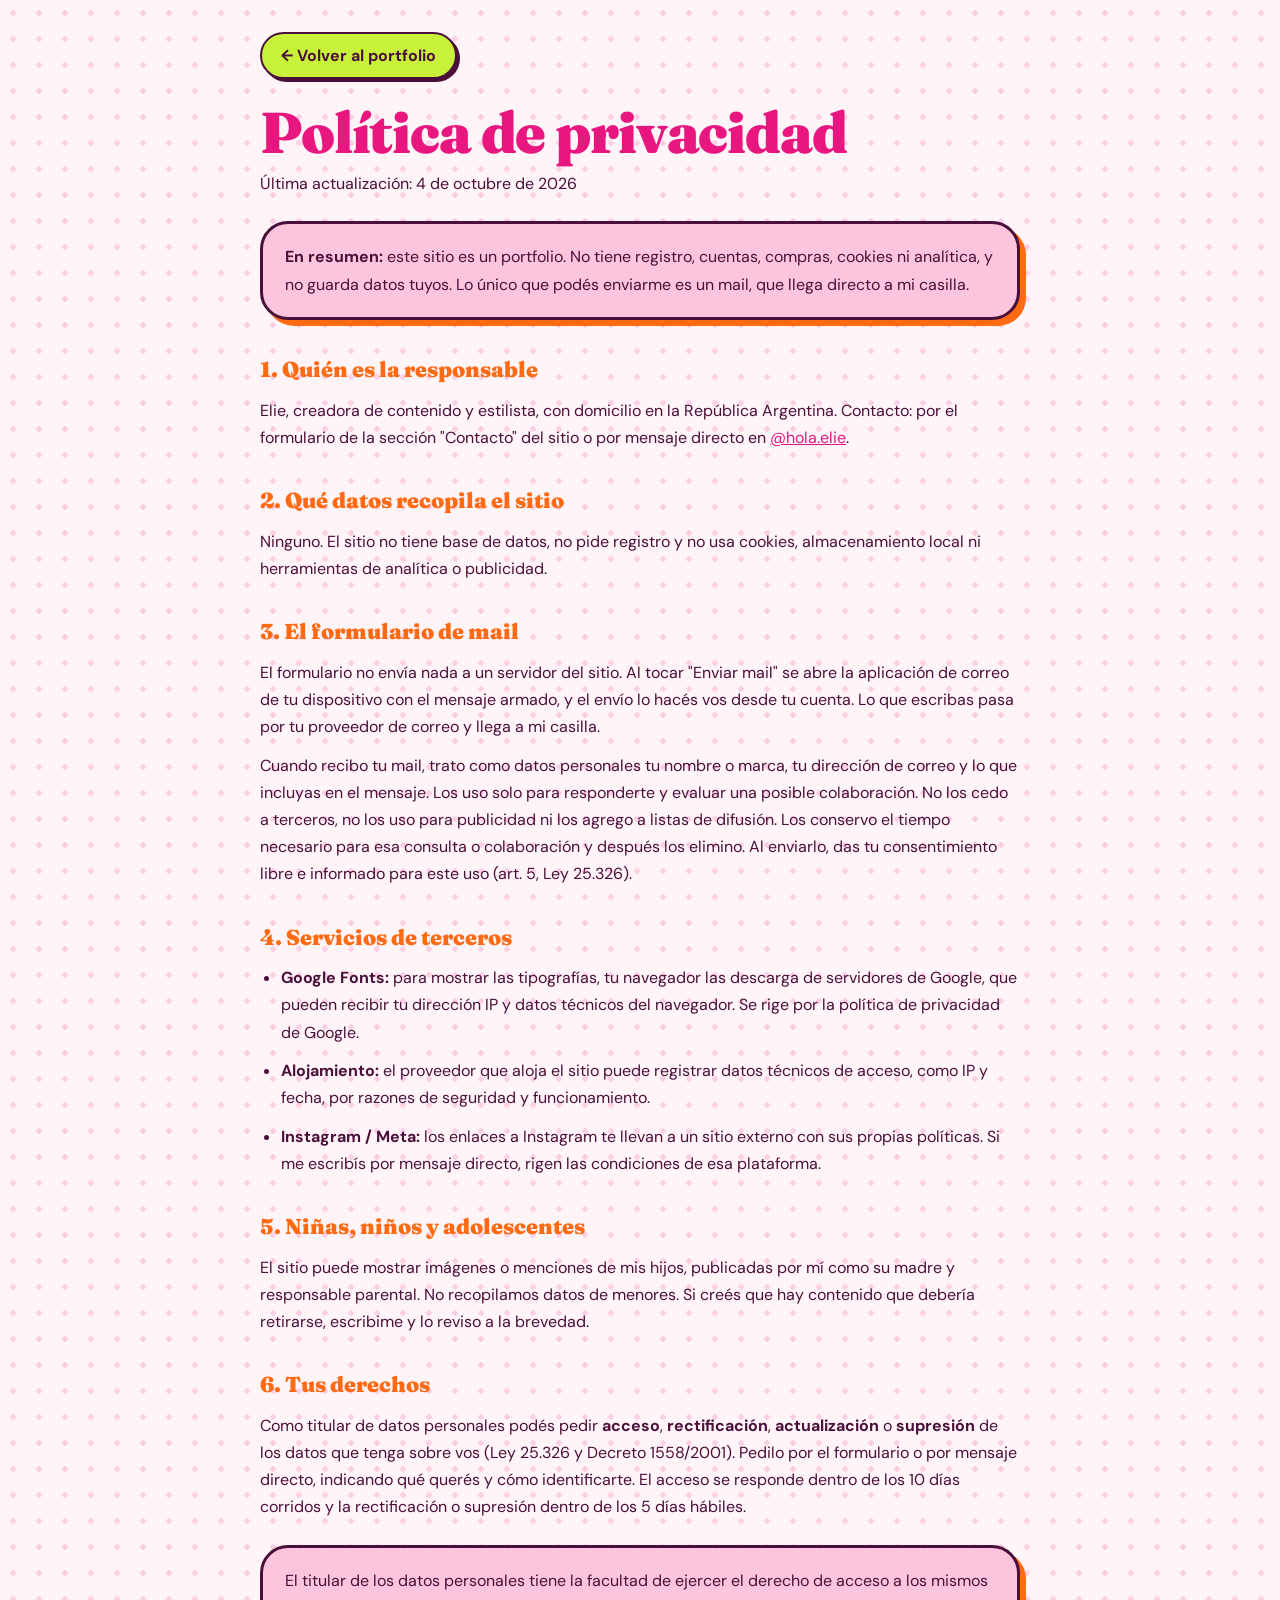
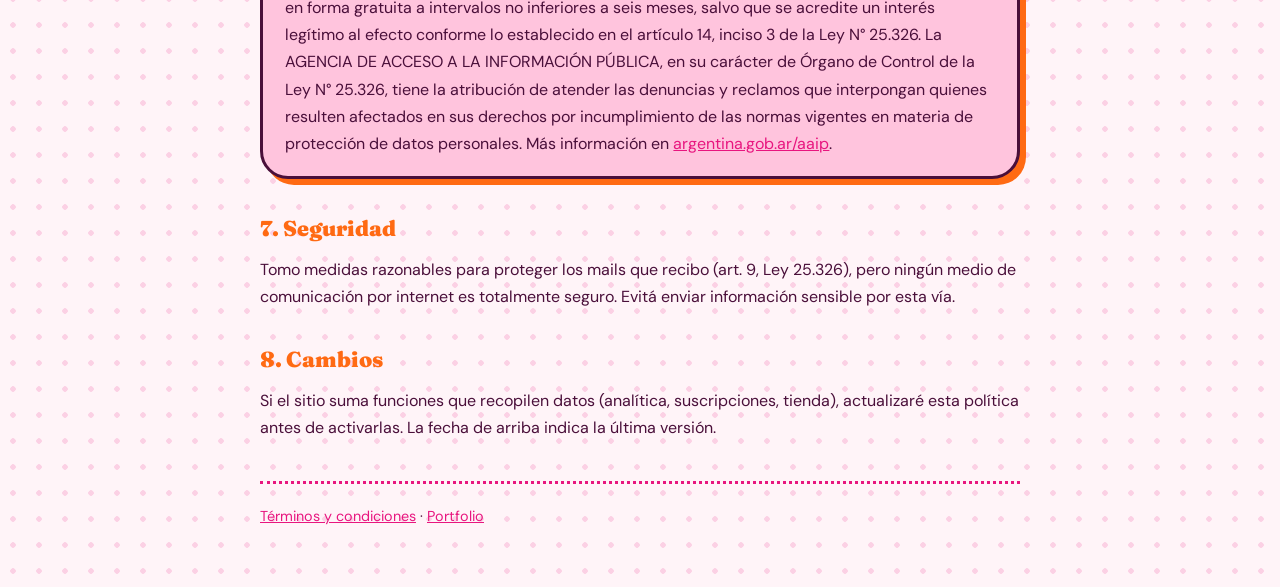
<file: privacidad.html>
<!DOCTYPE html>
<html lang="es">
<head>
<meta charset="utf-8">
<meta name="viewport" content="width=device-width, initial-scale=1">
<meta name="robots" content="index,follow">
<title>Política de privacidad · Elie</title>
<link rel="preconnect" href="https://fonts.googleapis.com">
<link rel="preconnect" href="https://fonts.gstatic.com" crossorigin>
<link href="https://fonts.googleapis.com/css2?family=DM+Sans:wght@400;500;700&family=Fraunces:opsz,wght@9..144,900&display=swap" rel="stylesheet">
<link rel="stylesheet" href="legal.css">
</head>
<body>
<main class="wrap">
<a class="volver" href="index.html">← Volver al portfolio</a>
<h1>Política de privacidad</h1>
<p>Última actualización: 4 de octubre de 2026</p>

<div class="caja"><p><strong>En resumen:</strong> este sitio es un portfolio. No tiene registro, cuentas, compras, cookies ni analítica, y no guarda datos tuyos. Lo único que podés enviarme es un mail, que llega directo a mi casilla.</p></div>

<h2>1. Quién es la responsable</h2>
<p>Elie, creadora de contenido y estilista, con domicilio en la República Argentina. Contacto: por el formulario de la sección "Contacto" del sitio o por mensaje directo en <a href="https://www.instagram.com/hola.elie" target="_blank" rel="noopener">@hola.elie</a>.</p>

<h2>2. Qué datos recopila el sitio</h2>
<p>Ninguno. El sitio no tiene base de datos, no pide registro y no usa cookies, almacenamiento local ni herramientas de analítica o publicidad.</p>

<h2>3. El formulario de mail</h2>
<p>El formulario no envía nada a un servidor del sitio. Al tocar "Enviar mail" se abre la aplicación de correo de tu dispositivo con el mensaje armado, y el envío lo hacés vos desde tu cuenta. Lo que escribas pasa por tu proveedor de correo y llega a mi casilla.</p>
<p>Cuando recibo tu mail, trato como datos personales tu nombre o marca, tu dirección de correo y lo que incluyas en el mensaje. Los uso solo para responderte y evaluar una posible colaboración. No los cedo a terceros, no los uso para publicidad ni los agrego a listas de difusión. Los conservo el tiempo necesario para esa consulta o colaboración y después los elimino. Al enviarlo, das tu consentimiento libre e informado para este uso (art. 5, Ley 25.326).</p>

<h2>4. Servicios de terceros</h2>
<ul>
<li><strong>Google Fonts:</strong> para mostrar las tipografías, tu navegador las descarga de servidores de Google, que pueden recibir tu dirección IP y datos técnicos del navegador. Se rige por la política de privacidad de Google.</li>
<li><strong>Alojamiento:</strong> el proveedor que aloja el sitio puede registrar datos técnicos de acceso, como IP y fecha, por razones de seguridad y funcionamiento.</li>
<li><strong>Instagram / Meta:</strong> los enlaces a Instagram te llevan a un sitio externo con sus propias políticas. Si me escribís por mensaje directo, rigen las condiciones de esa plataforma.</li>
</ul>

<h2>5. Niñas, niños y adolescentes</h2>
<p>El sitio puede mostrar imágenes o menciones de mis hijos, publicadas por mí como su madre y responsable parental. No recopilamos datos de menores. Si creés que hay contenido que debería retirarse, escribime y lo reviso a la brevedad.</p>

<h2>6. Tus derechos</h2>
<p>Como titular de datos personales podés pedir <strong>acceso</strong>, <strong>rectificación</strong>, <strong>actualización</strong> o <strong>supresión</strong> de los datos que tenga sobre vos (Ley 25.326 y Decreto 1558/2001). Pedilo por el formulario o por mensaje directo, indicando qué querés y cómo identificarte. El acceso se responde dentro de los 10 días corridos y la rectificación o supresión dentro de los 5 días hábiles.</p>

<div class="caja"><p>El titular de los datos personales tiene la facultad de ejercer el derecho de acceso a los mismos en forma gratuita a intervalos no inferiores a seis meses, salvo que se acredite un interés legítimo al efecto conforme lo establecido en el artículo 14, inciso 3 de la Ley N° 25.326. La AGENCIA DE ACCESO A LA INFORMACIÓN PÚBLICA, en su carácter de Órgano de Control de la Ley N° 25.326, tiene la atribución de atender las denuncias y reclamos que interpongan quienes resulten afectados en sus derechos por incumplimiento de las normas vigentes en materia de protección de datos personales. Más información en <a href="https://www.argentina.gob.ar/aaip" target="_blank" rel="noopener">argentina.gob.ar/aaip</a>.</p></div>

<h2>7. Seguridad</h2>
<p>Tomo medidas razonables para proteger los mails que recibo (art. 9, Ley 25.326), pero ningún medio de comunicación por internet es totalmente seguro. Evitá enviar información sensible por esta vía.</p>

<h2>8. Cambios</h2>
<p>Si el sitio suma funciones que recopilen datos (analítica, suscripciones, tienda), actualizaré esta política antes de activarlas. La fecha de arriba indica la última versión.</p>

<p class="pie"><a href="terminos.html">Términos y condiciones</a> · <a href="index.html">Portfolio</a></p>
</main>
</body>
</html>
</file>
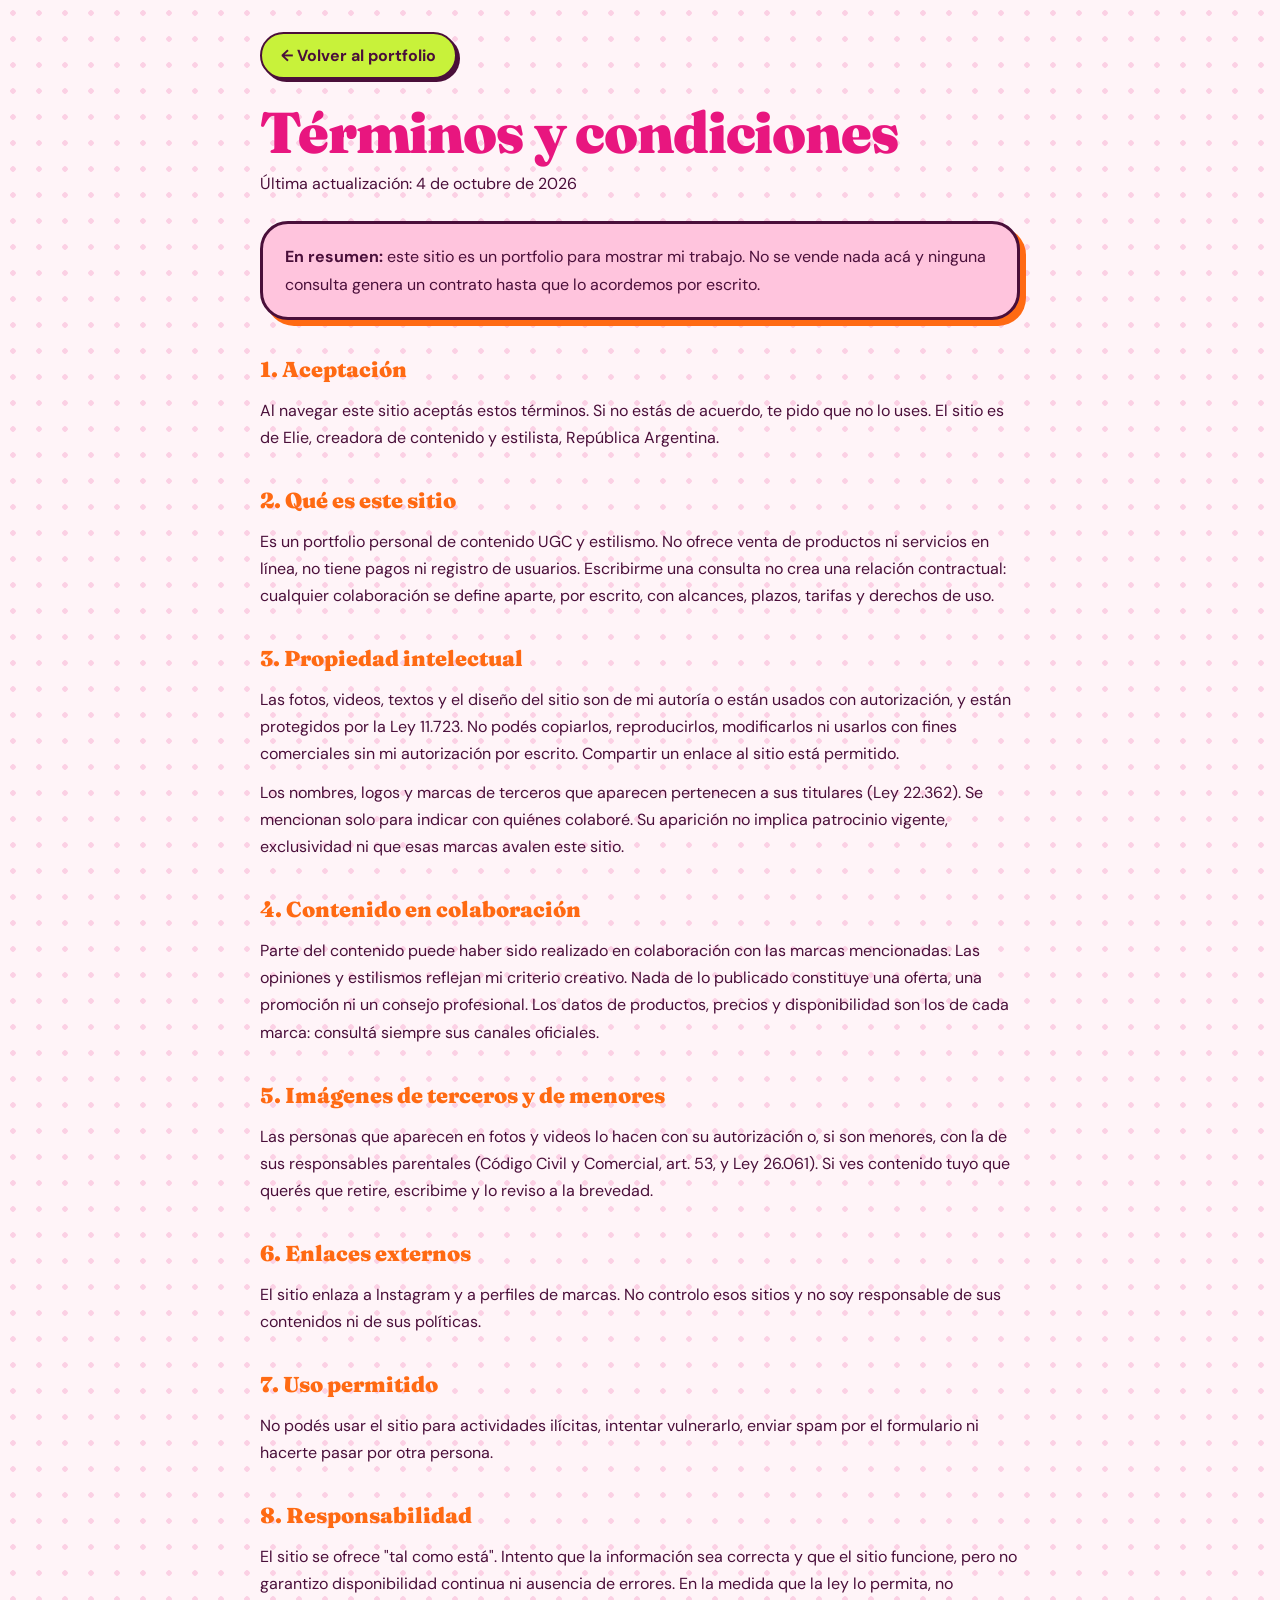
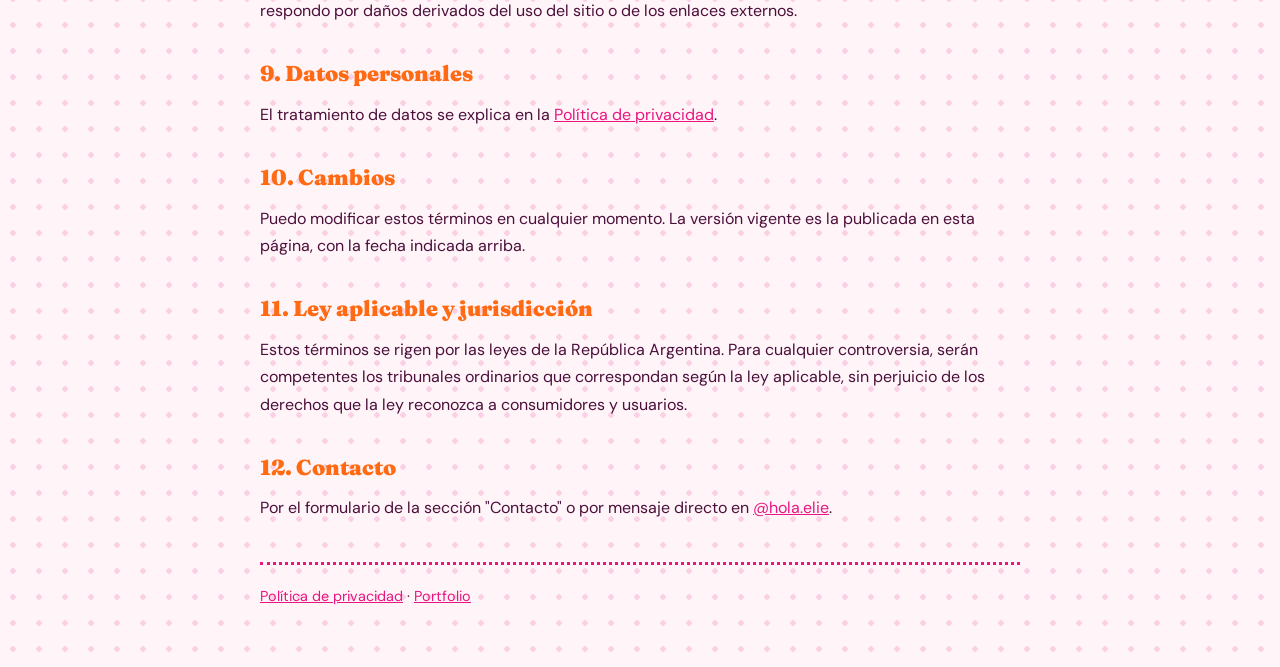
<file: terminos.html>
<!DOCTYPE html>
<html lang="es">
<head>
<meta charset="utf-8">
<meta name="viewport" content="width=device-width, initial-scale=1">
<meta name="robots" content="index,follow">
<title>Términos y condiciones · Elie</title>
<link rel="preconnect" href="https://fonts.googleapis.com">
<link rel="preconnect" href="https://fonts.gstatic.com" crossorigin>
<link href="https://fonts.googleapis.com/css2?family=DM+Sans:wght@400;500;700&family=Fraunces:opsz,wght@9..144,900&display=swap" rel="stylesheet">
<link rel="stylesheet" href="legal.css">
</head>
<body>
<main class="wrap">
<a class="volver" href="index.html">← Volver al portfolio</a>
<h1>Términos y condiciones</h1>
<p>Última actualización: 4 de octubre de 2026</p>

<div class="caja"><p><strong>En resumen:</strong> este sitio es un portfolio para mostrar mi trabajo. No se vende nada acá y ninguna consulta genera un contrato hasta que lo acordemos por escrito.</p></div>

<h2>1. Aceptación</h2>
<p>Al navegar este sitio aceptás estos términos. Si no estás de acuerdo, te pido que no lo uses. El sitio es de Elie, creadora de contenido y estilista, República Argentina.</p>

<h2>2. Qué es este sitio</h2>
<p>Es un portfolio personal de contenido UGC y estilismo. No ofrece venta de productos ni servicios en línea, no tiene pagos ni registro de usuarios. Escribirme una consulta no crea una relación contractual: cualquier colaboración se define aparte, por escrito, con alcances, plazos, tarifas y derechos de uso.</p>

<h2>3. Propiedad intelectual</h2>
<p>Las fotos, videos, textos y el diseño del sitio son de mi autoría o están usados con autorización, y están protegidos por la Ley 11.723. No podés copiarlos, reproducirlos, modificarlos ni usarlos con fines comerciales sin mi autorización por escrito. Compartir un enlace al sitio está permitido.</p>
<p>Los nombres, logos y marcas de terceros que aparecen pertenecen a sus titulares (Ley 22.362). Se mencionan solo para indicar con quiénes colaboré. Su aparición no implica patrocinio vigente, exclusividad ni que esas marcas avalen este sitio.</p>

<h2>4. Contenido en colaboración</h2>
<p>Parte del contenido puede haber sido realizado en colaboración con las marcas mencionadas. Las opiniones y estilismos reflejan mi criterio creativo. Nada de lo publicado constituye una oferta, una promoción ni un consejo profesional. Los datos de productos, precios y disponibilidad son los de cada marca: consultá siempre sus canales oficiales.</p>

<h2>5. Imágenes de terceros y de menores</h2>
<p>Las personas que aparecen en fotos y videos lo hacen con su autorización o, si son menores, con la de sus responsables parentales (Código Civil y Comercial, art. 53, y Ley 26.061). Si ves contenido tuyo que querés que retire, escribime y lo reviso a la brevedad.</p>

<h2>6. Enlaces externos</h2>
<p>El sitio enlaza a Instagram y a perfiles de marcas. No controlo esos sitios y no soy responsable de sus contenidos ni de sus políticas.</p>

<h2>7. Uso permitido</h2>
<p>No podés usar el sitio para actividades ilícitas, intentar vulnerarlo, enviar spam por el formulario ni hacerte pasar por otra persona.</p>

<h2>8. Responsabilidad</h2>
<p>El sitio se ofrece "tal como está". Intento que la información sea correcta y que el sitio funcione, pero no garantizo disponibilidad continua ni ausencia de errores. En la medida que la ley lo permita, no respondo por daños derivados del uso del sitio o de los enlaces externos.</p>

<h2>9. Datos personales</h2>
<p>El tratamiento de datos se explica en la <a href="privacidad.html">Política de privacidad</a>.</p>

<h2>10. Cambios</h2>
<p>Puedo modificar estos términos en cualquier momento. La versión vigente es la publicada en esta página, con la fecha indicada arriba.</p>

<h2>11. Ley aplicable y jurisdicción</h2>
<p>Estos términos se rigen por las leyes de la República Argentina. Para cualquier controversia, serán competentes los tribunales ordinarios que correspondan según la ley aplicable, sin perjuicio de los derechos que la ley reconozca a consumidores y usuarios.</p>

<h2>12. Contacto</h2>
<p>Por el formulario de la sección "Contacto" o por mensaje directo en <a href="https://www.instagram.com/hola.elie" target="_blank" rel="noopener">@hola.elie</a>.</p>

<p class="pie"><a href="privacidad.html">Política de privacidad</a> · <a href="index.html">Portfolio</a></p>
</main>
</body>
</html>
</file>
<file: legal.css>
/* Estilos compartidos de terminos.html y privacidad.html (misma identidad que el portfolio) */
:root{--naranja:#FF6A13;--fucsia:#E8167F;--lima:#C8F23A;--rosa:#FFC4DD;--fondo:#FFF4F8;--tinta:#4A0F3A;
  --serif:'Fraunces',Georgia,serif;--sans:'DM Sans',system-ui,sans-serif;--radio:28px}
*{box-sizing:border-box;margin:0}
body{font-family:var(--sans);line-height:1.7;color:var(--tinta);background-color:var(--fondo);
  background-image:radial-gradient(rgba(232,22,127,.16) 2.5px,transparent 3px);background-size:26px 26px}
.wrap{width:min(100% - 2.5rem,760px);margin:0 auto;padding:2rem 0 3rem}
.volver{display:inline-block;font-weight:700;text-decoration:none;color:var(--tinta);background:var(--lima);
  border:2.5px solid var(--tinta);border-radius:999px;padding:.5em 1.2em;box-shadow:3px 3px 0 var(--tinta)}
h1{font-family:var(--serif);font-weight:900;font-size:clamp(2.2rem,8vw,3.6rem);line-height:1.05;
  letter-spacing:-.02em;color:var(--fucsia);margin:1.5rem 0 .4rem}
h2{font-family:var(--serif);font-weight:900;font-size:1.35rem;margin:2rem 0 .5rem;color:var(--naranja)}
p,li{margin-bottom:.7rem}
ul{padding-left:1.3rem}
a{color:var(--fucsia)}
:focus-visible{outline:3px solid var(--fucsia);outline-offset:3px}
.caja{background:var(--rosa);border:3px solid var(--tinta);border-radius:var(--radio);
  padding:1.2rem 1.4rem;margin:1.5rem 0;box-shadow:6px 6px 0 var(--naranja)}
.caja p:last-child{margin-bottom:0}
.falta{background:var(--lima);border-radius:6px;padding:0 .3em}
.pie{border-top:3px dotted var(--fucsia);margin-top:2.5rem;padding-top:1.2rem;font-size:.9rem}
</file>
